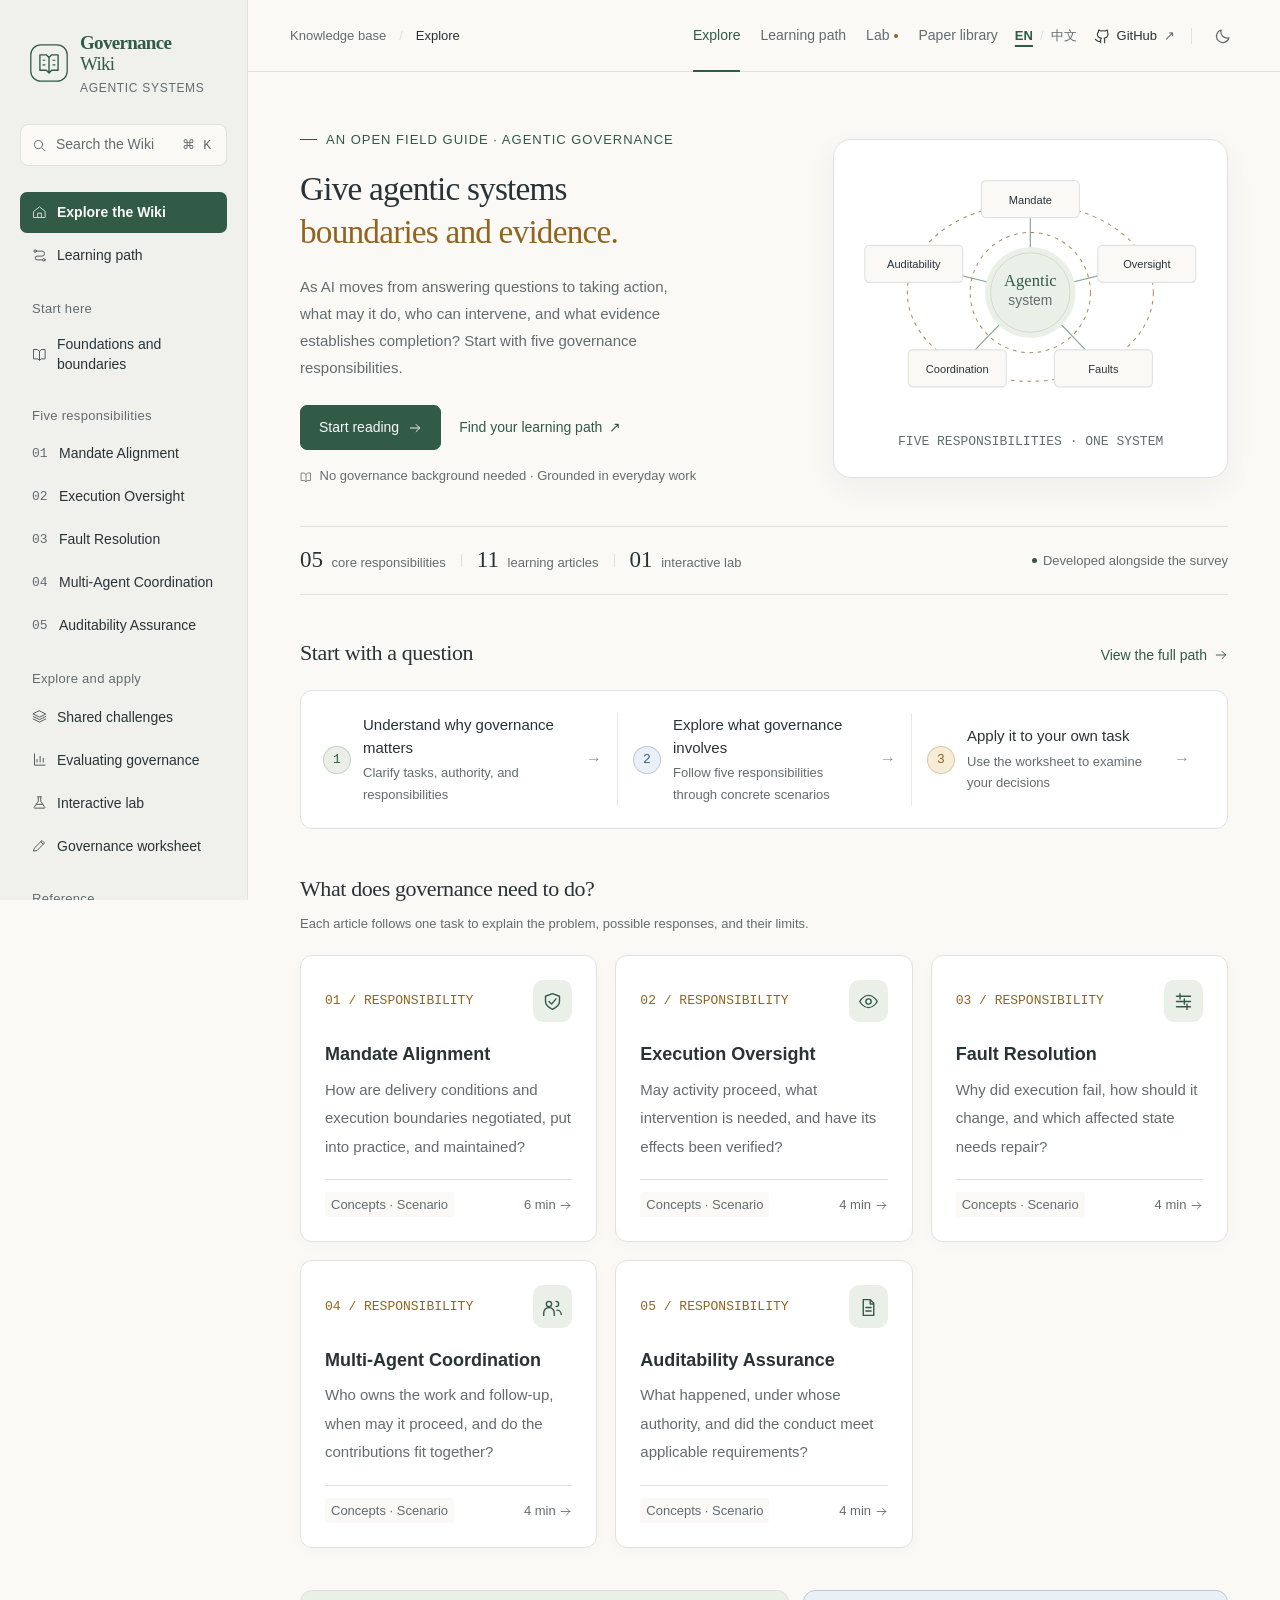
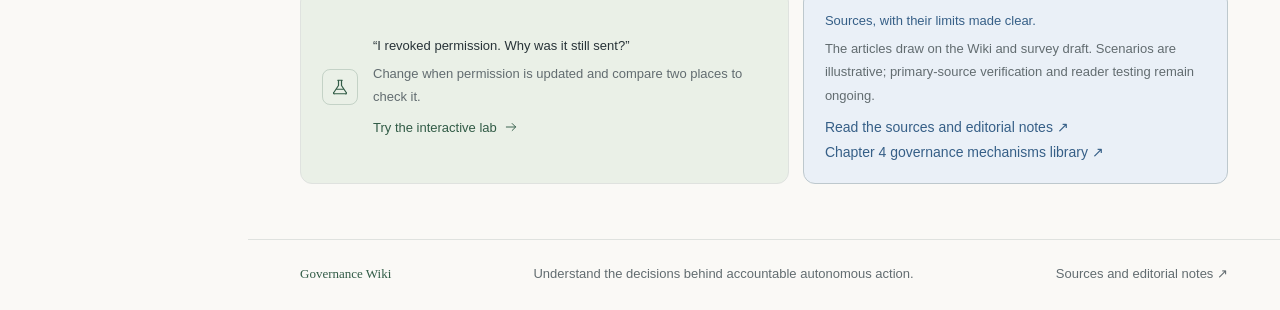
<file: index.html>
<!doctype html>
<html lang="en">
<head>
  <meta charset="utf-8">
  <meta name="viewport" content="width=device-width,initial-scale=1">
  <meta name="theme-color" content="#fafaf6">
  <meta name="description" content="Explore five responsibilities for governing agentic systems: mandate alignment, execution oversight, fault resolution, multi-agent coordination, and auditability assurance.">
  <title>Governance Wiki · Agentic System Governance</title>
  <link rel="icon" href="assets/favicon.svg" type="image/svg+xml">
  <link rel="stylesheet" href="assets/styles.css?v=20261030-pol">
  <script defer src="assets/i18n.js"></script>
  <script defer src="assets/content.js?v=20261030-pol"></script>
  <script defer src="assets/lab.js?v=20261030-pol"></script>
  <script defer src="assets/app.js?v=20261030-pol"></script>
</head>
<body>
<a class="skip-link" href="#main">Skip to content</a>
<div class="sidebar-scrim" id="sidebar-scrim"></div>
<aside class="sidebar" id="sidebar" aria-label="Wiki navigation">
  <a class="brand" href="#/" aria-label="Governance Wiki home"><svg class="brand-mark" viewBox="0 0 44 44" fill="none" aria-hidden="true"><rect x="2" y="2" width="40" height="40" rx="11" stroke="currentColor" stroke-width="1.4"/><path d="M12 13h7l3 3 3-3h7v17h-7l-3 3-3-3h-7zM22 16v17" stroke="currentColor" stroke-width="1.5" stroke-linejoin="round"/><path d="M15 19h3m-3 5h3m8-5h3m-3 5h3" stroke="currentColor" stroke-width="1.3"/></svg><span>Governance <em>Wiki</em><small>AGENTIC SYSTEMS</small></span></a>
  <button class="search-trigger" id="search-trigger"><span data-icon="search"></span><span id="search-trigger-label">Search the Wiki</span><kbd>⌘ K</kbd></button>
  <nav id="sidebar-nav"></nav>
  <a class="sidebar-progress" href="#/progress"><span class="progress-caption"><span id="progress-caption-label">Your reading journey</span><span id="progress-count">0 / 11</span></span><span class="progress-track"><span id="progress-fill"></span></span><span class="progress-sub"><span id="progress-sub-label">One idea at a time</span><span>↗</span></span></a>
  <div class="sidebar-foot"><span class="status-dot"></span><span id="sidebar-foot-label">A growing field guide</span><span>v0.1</span></div>
</aside>
<div class="workspace">
  <header class="topbar">
    <button id="menu-toggle" class="icon-button mobile-menu" aria-label="Open navigation" aria-expanded="false" aria-controls="sidebar" data-icon="menu"></button>
    <div class="breadcrumb"><span id="breadcrumb-root">Knowledge base</span><span class="crumb-divider">/</span><strong id="breadcrumb-current">Explore</strong></div>
    <nav class="top-nav" aria-label="Main navigation"><a href="#/" data-top="home">Explore</a><a href="#/path" data-top="path">Learning path</a><a href="#/lab" data-top="lab"><span id="top-lab-label">Lab</span><span class="tiny-dot"></span></a><a href="resources.html" data-top="library" id="top-library-label">Paper library</a></nav>
    <div class="top-actions">
      <nav class="language-switch" aria-label="Language"><a href="?lang=en" data-language="en" lang="en" hreflang="en" aria-label="Read in English">EN</a><span aria-hidden="true">/</span><a href="?lang=zh" data-language="zh" lang="zh-CN" hreflang="zh-CN" aria-label="用中文阅读">中文</a></nav>
      <a class="github-link" href="https://github.com/Agentic-System-Governance/agentic-system-governance.github.io" target="_blank" rel="noopener noreferrer" aria-label="GitHub repository"><span data-icon="github"></span><span>GitHub</span><span class="external-arrow">↗</span></a><span class="top-separator"></span><button class="icon-button" id="theme-toggle" aria-label="Switch to dark mode" data-icon="moon"></button>
    </div>
  </header>
  <main id="main" tabindex="-1"></main>
  <footer class="site-footer"><a href="#/">Governance Wiki</a><span id="footer-message">Understand the decisions behind accountable autonomous action.</span><a href="#/article/survey-map"><span id="footer-sources-label">Sources and editorial notes</span><span> ↗</span></a></footer>
</div>
<dialog id="search-dialog" aria-labelledby="search-title"><div class="search-dialog-head"><span data-icon="search"></span><label class="sr-only" id="search-title" for="search-input">Search the Wiki</label><input id="search-input" type="search" placeholder="Search concepts, questions, or keywords…" autocomplete="off"><button class="small-button" id="search-close" aria-label="Close search">Esc</button></div><div id="search-results"></div><div class="search-dialog-foot"><span id="search-scope-label">Search all 11 articles</span><span id="search-dismiss-label">Press Esc to close</span></div></dialog>
<div class="toast" id="toast" role="status"></div>
<noscript><p class="noscript">Enable JavaScript to read the interactive Wiki, or open the <a href="content/en/foundations.md">Markdown articles</a>.</p></noscript>
</body>
</html>
</file>
<file: assets/styles.css>
:root {
  --paper: #f8f9f5;
  --surface: #ffffff;
  --sidebar: #eef2eb;
  --ink: #26352d;
  --muted: #606e64;
  --line: #e1e5d9;
  --green: #315b46;
  --green-soft: #eaf0e7;
  --accent: #a78b50;
  --serif: 'Iowan Old Style', 'Songti SC', 'STSong', serif;
  --sans: 'Avenir Next', 'PingFang SC', 'Microsoft YaHei', sans-serif;
  --mono: 'SFMono-Regular', Consolas, monospace;
  --shadow: 0 15px 45px rgba(38, 53, 45, .07);
  color-scheme: light;
}
* { box-sizing: border-box; }
html { scroll-behavior: smooth; scroll-padding-top: 96px; }
body { margin: 0; background: var(--paper); color: var(--ink); font: 14px/1.65 var(--sans); -webkit-font-smoothing: antialiased; }
body[data-theme='dark'] {
  --paper: #19221d; --surface: #202c24; --sidebar: #1c2820; --ink: #e3e8df;
  --muted: #a1ada0; --line: #344438; --green: #a7c9a9; --green-soft: #2a3d2d;
  --accent: #c5aa71; --shadow: 0 15px 45px rgba(0, 0, 0, .16); color-scheme: dark;
}
a { color: inherit; text-decoration: none; }
button, input, textarea, select { font: inherit; }
button { cursor: pointer; }
button, input, textarea, select { color: inherit; }
button { border: 0; background: none; }
button:disabled { cursor: not-allowed; opacity: .5; }
button, a, input, textarea, select { -webkit-tap-highlight-color: transparent; }
a, button { transition: color .18s ease, background .18s ease, border-color .18s ease, transform .18s ease; }
:focus-visible { outline: 2px solid var(--green); outline-offset: 4px; border-radius: 3px; }
input:focus-visible, textarea:focus-visible { outline-offset: 1px; }
::selection { background: var(--green-soft); color: var(--green); }
img, svg { vertical-align: middle; }
svg { max-width: 100%; }
h1, h2, h3, p { margin-top: 0; }
.icon { width: 18px; height: 18px; flex: 0 0 18px; fill: none; stroke: currentColor; stroke-width: 1.6; stroke-linecap: round; stroke-linejoin: round; }
.sr-only { position: absolute; width: 1px; height: 1px; padding: 0; overflow: hidden; clip: rect(0, 0, 0, 0); white-space: nowrap; border: 0; }
.skip-link { position: fixed; z-index: 100; top: 12px; left: 265px; padding: 9px 18px; background: var(--green); color: var(--paper); transform: translateY(-160%); }
.skip-link:focus { transform: translateY(0); }
.sidebar { position: fixed; z-index: 30; inset: 0 auto 0 0; width: 248px; padding: 30px 20px 18px; display: flex; flex-direction: column; background: var(--sidebar); border-right: 1px solid var(--line); overflow-y: auto; scrollbar-width: thin; }
.brand { display: flex; align-items: center; gap: 11px; padding: 0 9px; color: var(--green); }
.brand-mark { width: 40px; height: 40px; flex-shrink: 0; }
.brand > span { font: 600 19px/1.12 var(--serif); letter-spacing: -.7px; }
.brand em { display: block; font-style: normal; font-weight: 500; }
.brand small { display: block; margin-top: 7px; font: 13px/1 var(--sans); letter-spacing: 1.75px; color: var(--muted); }
.search-trigger { display: flex; align-items: center; gap: 9px; width: 100%; padding: 9px 11px; margin: 30px 0 24px; border: 1px solid var(--line); border-radius: 6px; color: var(--muted); background: var(--paper); text-align: left; font-size: 13px; }
.search-trigger:hover { border-color: var(--green); color: var(--green); }
.search-trigger .icon { width: 15px; height: 15px; flex-basis: 15px; }
kbd { font: 13px var(--mono); }
.search-trigger kbd { margin-left: auto; padding: 2px 4px; color: var(--muted); }
#sidebar-nav { flex: 1; }
.nav-group { margin-bottom: 19px; }
.nav-label { display: flex; align-items: baseline; justify-content: space-between; gap: 6px; margin: 0 0 7px; padding: 0 12px; font-size: 13px; font-weight: 500; letter-spacing: .7px; color: var(--muted); }
.nav-label > span { font: 13px var(--mono); letter-spacing: .4px; }
.nav-item { position: relative; display: flex; align-items: center; min-height: 37px; gap: 10px; padding: 8px 12px; margin: 2px 0; border-radius: 5px; font-size: 13px; color: var(--ink); }
.nav-item:hover { color: var(--green); background: var(--green-soft); }
.nav-item.active { background: var(--green-soft); color: var(--green); font-weight: 600; }
.nav-item.active::before { content: ''; position: absolute; top: 10px; bottom: 10px; left: 0; width: 2px; background: var(--green); border-radius: 2px; }
.nav-item .icon { width: 15px; height: 15px; flex-basis: 15px; opacity: .78; }
.nav-number { min-width: 17px; color: var(--muted); font: 13px var(--mono); }
.nav-item.active .nav-number { color: var(--green); }
.nav-check { margin-left: auto; font-size: 13px; color: var(--green); }
.sidebar-progress { display: block; padding: 14px 12px; margin: 8px 0 18px; border: 1px solid var(--line); border-radius: 6px; background: color-mix(in srgb, var(--paper) 65%, transparent); }
.progress-caption, .progress-sub { display: flex; justify-content: space-between; align-items: center; }
.progress-caption { font-size: 13px; }
.progress-caption > span { color: var(--green); font: 13px var(--mono); }
.progress-track { display: block; height: 3px; margin: 11px 0 9px; background: var(--line); border-radius: 3px; overflow: hidden; }
.progress-track > span { display: block; height: 100%; width: 0; background: var(--green); transition: width .3s ease; }
.progress-sub { font-size: 13px; color: var(--muted); }
.progress-sub > span { font-size: 13px; }
.sidebar-foot { display: flex; gap: 6px; align-items: center; padding: 0 10px; font-size: 13px; color: var(--muted); }
.sidebar-foot > span:last-child { margin-left: auto; font-family: var(--mono); }
.status-dot, .tiny-dot { display: inline-block; width: 5px; height: 5px; border-radius: 50%; background: var(--green); }
.workspace { min-height: 100vh; margin-left: 248px; }
.topbar { position: sticky; top: 0; z-index: 20; height: 72px; padding: 0 42px; display: flex; align-items: center; justify-content: space-between; gap: 25px; border-bottom: 1px solid var(--line); background: color-mix(in srgb, var(--paper) 95%, transparent); backdrop-filter: blur(12px); }
.breadcrumb { display: flex; gap: 13px; align-items: center; font-size: 13px; color: var(--muted); white-space: nowrap; }
.breadcrumb strong { color: var(--ink); font-weight: 500; max-width: 160px; overflow: hidden; text-overflow: ellipsis; }
.crumb-divider { color: var(--line); }
.top-nav { display: flex; align-items: center; gap: 28px; height: 100%; margin-left: auto; }
.top-nav > a { height: 100%; display: flex; align-items: center; position: relative; font-size: 13px; color: var(--muted); white-space: nowrap; }
.top-nav > a:hover, .top-nav > a.active { color: var(--green); }
.top-nav > a.active::after { content: ''; position: absolute; bottom: -1px; left: 0; right: 0; height: 2px; background: var(--green); }
.tiny-dot { margin-left: 5px; width: 4px; height: 4px; background: var(--accent); }
.top-actions { display: flex; align-items: center; gap: 16px; }
.github-link { display: inline-flex; gap: 7px; align-items: center; font-size: 13px; }
.github-link .icon { width: 16px; height: 16px; flex-basis: 16px; }
.external-arrow { color: var(--muted); font-size: 13px; }
.top-separator { height: 16px; width: 1px; background: var(--line); }
.icon-button { display: inline-flex; align-items: center; justify-content: center; width: 30px; height: 30px; border-radius: 5px; color: var(--muted); }
.icon-button:hover { color: var(--green); background: var(--green-soft); }
.mobile-menu { display: none; }
#main { min-height: calc(100vh - 155px); outline: none; }
.page { max-width: 1300px; margin: 0 auto; padding: 45px 52px 55px; }
.eyebrow { display: flex; align-items: center; gap: 9px; margin-bottom: 17px; color: var(--green); font-size: 13px; font-weight: 500; letter-spacing: 1.8px; line-height: 1.5; text-transform: uppercase; }
.eyebrow::before { content: ''; width: 17px; height: 1px; background: currentColor; }
.hero { display: grid; grid-template-columns: 1.25fr 1fr; align-items: center; gap: 36px; padding: 6px 0 30px; }
.hero h1 { margin: 0 0 20px; font: 500 42px/1.42 var(--serif); letter-spacing: -1.1px; }
.hero h1 em { color: var(--green); font-style: normal; }
.hero-intro { max-width: 410px; margin: 0 0 24px; color: var(--muted); font-size: 13px; line-height: 2; }
.hero-actions { display: flex; align-items: center; flex-wrap: wrap; gap: 18px; }
.button { display: inline-flex; justify-content: center; align-items: center; gap: 9px; min-height: 37px; padding: 9px 16px; border: 1px solid var(--line); border-radius: 5px; font-size: 13px; font-weight: 500; line-height: 1.5; background: var(--surface); }
.button:hover { color: var(--green); border-color: var(--green); transform: translateY(-1px); }
.button.primary, button.primary { color: var(--paper); background: var(--green); border-color: var(--green); }
.button.primary:hover, button.primary:hover { filter: brightness(1.08); }
.button .icon { width: 14px; height: 14px; flex-basis: 14px; }
.text-link { display: inline-flex; gap: 7px; align-items: center; font-size: 13px; color: var(--green); }
.text-link:hover { text-decoration: underline; text-underline-offset: 5px; }
.text-link .icon { width: 14px; height: 14px; flex-basis: 14px; }
.small-button { padding: 5px 9px; border: 1px solid var(--line); border-radius: 4px; color: var(--muted); font-size: 13px; background: var(--paper); }
.small-button:hover { color: var(--green); border-color: var(--green); }
.hero-note { margin: 15px 0 0; font-size: 13px; color: var(--muted); }
.hero-note .icon { width: 12px; height: 12px; margin-right: 4px; }
.hero-art { min-width: 0; padding: 4px 0 0; }
.governance-diagram { display: block; width: 100%; height: auto; overflow: visible; }
.diagram-line { stroke: var(--green); stroke-width: 1.3; fill: none; opacity: .55; }
.diagram-dash { stroke: var(--accent); stroke-width: 1.1; fill: none; stroke-dasharray: 4 5; opacity: .75; }
.diagram-node { fill: var(--paper); stroke: var(--line); stroke-width: 1.2; }
.diagram-node-text { fill: var(--ink); font: 13px var(--sans); text-anchor: start; }
.diagram-node-small { fill: var(--muted); font: 13px var(--mono); text-anchor: start; letter-spacing: .3px; }
.diagram-caption { margin: 9px 0 0; text-align: center; color: var(--muted); font: 13px/1.6 var(--mono); letter-spacing: .5px; }
.quick-stats { display: flex; align-items: center; gap: 22px; min-height: 59px; padding: 13px 0; margin: 0 0 32px; border-top: 1px solid var(--line); border-bottom: 1px solid var(--line); font-size: 13px; color: var(--muted); }
.quick-stats strong { margin-right: 5px; color: var(--ink); font: 500 17px var(--serif); }
.stat-divider { width: 1px; height: 13px; background: var(--line); }
.stat-end { margin-left: auto; display: inline-flex; gap: 6px; align-items: center; font-size: 13px; }
.stat-end .icon { width: 12px; height: 12px; flex-basis: 12px; }
.section-heading { display: flex; justify-content: space-between; align-items: baseline; gap: 20px; margin: 0 0 17px; }
.section-heading h2 { margin: 0; font: 500 21px/1.4 var(--serif); letter-spacing: -.4px; }
.section-heading h2 small { margin-left: 10px; font: 13px var(--mono); color: var(--muted); letter-spacing: .5px; }
.section-heading p { margin: 0; font-size: 13px; color: var(--muted); }
.section-heading > div > p { margin-top: 7px; }
.learning-strip { display: grid; grid-template-columns: repeat(3, 1fr); margin-bottom: 34px; padding: 17px 19px; background: var(--green-soft); border: 1px solid var(--line); border-radius: 7px; }
.learning-step { display: flex; align-items: center; position: relative; gap: 12px; padding: 1px 15px; }
.learning-step:first-child { padding-left: 0; }
.learning-step + .learning-step { border-left: 1px solid color-mix(in srgb, var(--green) 13%, transparent); }
.learning-step h3, .learning-step strong { display: block; margin: 0 0 3px; font-size: 13px; font-weight: 500; }
.learning-step p, .learning-step small { display: block; margin: 0; font-size: 13px; color: var(--muted); }
.step-badge { display: flex; align-items: center; justify-content: center; flex: 0 0 28px; height: 28px; border: 1px solid color-mix(in srgb, var(--green) 20%, transparent); border-radius: 50%; color: var(--green); font: 13px var(--mono); }
.step-arrow { margin-left: auto; color: var(--green); opacity: .6; font-size: 16px; }
.learning-step:hover { color: var(--green); }
.duty-grid { display: grid; grid-template-columns: repeat(3, minmax(0, 1fr)); gap: 13px; margin-bottom: 35px; }
.duty-card { display: flex; flex-direction: column; min-height: 167px; padding: 18px 18px 14px; border: 1px solid var(--line); border-radius: 7px; background: var(--surface); }
.duty-card:hover { border-color: color-mix(in srgb, var(--green) 55%, var(--line)); transform: translateY(-3px); box-shadow: 0 6px 20px rgba(38, 53, 45, .04); }
.card-top { display: flex; justify-content: space-between; align-items: center; margin-bottom: 14px; }
.card-num { font: 13px var(--mono); color: var(--accent); }
.card-icon { color: var(--green); }
.card-icon .icon { width: 21px; height: 21px; }
.duty-card h3 { margin: 0 0 8px; font: 500 16px/1.5 var(--serif); }
.duty-card p { margin: 0 0 18px; color: var(--muted); font-size: 13px; line-height: 1.85; }
.card-footer { display: flex; justify-content: space-between; align-items: center; gap: 8px; margin-top: auto; font-size: 13px; color: var(--muted); }
.card-footer .icon { width: 13px; height: 13px; flex-basis: 13px; }
.card-tag { display: inline-block; padding: 2px 6px; border-radius: 3px; background: var(--paper); font-size: 13px; color: var(--muted); }
.bottom-feature { display: grid; grid-template-columns: 1.15fr 1fr; gap: 14px; }
.lab-promo, .source-promo { display: flex; gap: 15px; align-items: center; padding: 19px 21px; border: 1px solid var(--line); border-radius: 6px; }
.lab-promo { background: var(--green-soft); }
.source-promo { display: block; }
.lab-promo:hover, .source-promo:hover { border-color: var(--green); }
.promo-icon { display: flex; align-items: center; justify-content: center; width: 36px; height: 36px; flex-shrink: 0; color: var(--green); border: 1px solid color-mix(in srgb, var(--green) 20%, transparent); border-radius: 8px; }
.lab-promo h3, .source-promo h3 { margin: 0 0 5px; font-size: 13px; font-weight: 500; }
.lab-promo p, .source-promo p { margin: 0; font-size: 13px; line-height: 1.8; color: var(--muted); }
.source-promo p { margin-bottom: 8px; }
.lab-promo .text-link { margin-top: 8px; font-size: 13px; }
.lab-promo > .icon, .source-promo > .icon { margin-left: auto; width: 15px; color: var(--green); }
.site-footer { display: flex; justify-content: space-between; align-items: center; gap: 20px; max-width: 1300px; margin: 0 auto; padding: 23px 52px 25px; border-top: 1px solid var(--line); font-size: 13px; color: var(--muted); }
.site-footer > a:first-child { color: var(--green); font: 13px var(--serif); }
.site-footer a:hover { color: var(--green); }
.site-footer > a:last-child { white-space: nowrap; }
.pill { display: inline-flex; align-items: center; gap: 5px; padding: 3px 8px; border: 1px solid var(--line); border-radius: 20px; font-size: 13px; color: var(--muted); background: var(--paper); }
.page-title { margin: 0 0 15px; font: 500 33px/1.45 var(--serif); letter-spacing: -.6px; }
.page-description { max-width: 680px; margin: 0 0 28px; color: var(--muted); line-height: 1.9; font-size: 13px; }
.article-layout { display: grid; grid-template-columns: minmax(0, 1fr) 185px; gap: 43px; }
.article-body { min-width: 0; }
.article-header { padding-bottom: 27px; margin-bottom: 27px; border-bottom: 1px solid var(--line); }
.article-header .page-description { margin-bottom: 18px; }
.article-meta { display: flex; flex-wrap: wrap; align-items: center; gap: 12px; color: var(--muted); font-size: 13px; }
.article-meta .icon { width: 13px; height: 13px; flex-basis: 13px; }
.article-tools { display: flex; gap: 8px; align-items: center; flex-wrap: wrap; margin-top: 21px; }
.article-tools .button { padding: 7px 11px; min-height: 32px; font-size: 13px; }
.article-tools .small-button { display: inline-flex; align-items: center; gap: 6px; }
.article-tools .small-button .icon { width: 13px; height: 13px; flex-basis: 13px; }
.small-button.is-complete { color: var(--green); border-color: var(--green); background: var(--green-soft); }
.reading-hint { display: flex; align-items: flex-start; gap: 9px; padding: 12px 15px; margin-bottom: 27px; border-left: 2px solid var(--accent); background: color-mix(in srgb, var(--accent) 6%, transparent); font-size: 13px; line-height: 1.9; color: var(--muted); }
.reading-hint > .icon { margin-top: 3px; width: 14px; height: 14px; flex-basis: 14px; color: var(--accent); }
.prose { font-size: 14px; line-height: 2; overflow-wrap: anywhere; }
.prose > h1 { display: none; }
.prose h2 { margin: 34px 0 15px; padding-top: 4px; font: 500 23px/1.5 var(--serif); scroll-margin-top: 95px; }
.prose h2:first-child { margin-top: 0; }
.prose h3 { margin: 22px 0 12px; font-size: 15px; font-weight: 600; line-height: 1.8; scroll-margin-top: 95px; }
.prose p { margin: 0 0 18px; }
.prose strong { font-weight: 600; }
.prose a { color: var(--green); text-decoration: underline; text-decoration-color: color-mix(in srgb, var(--green) 35%, transparent); text-underline-offset: 4px; }
.prose a:hover { text-decoration-color: var(--green); }
.prose ul, .prose ol { padding-left: 23px; margin: 15px 0 22px; }
.prose li { padding-left: 3px; margin-bottom: 8px; }
.prose blockquote { margin: 22px 0; padding: 14px 20px; border-left: 2px solid var(--accent); background: var(--green-soft); color: var(--green); }
.prose blockquote p:last-child { margin-bottom: 0; }
.prose code { padding: 2px 4px; background: var(--green-soft); color: var(--green); border-radius: 3px; font: 13px/1.7 var(--mono); overflow-wrap: anywhere; }
.prose pre { padding: 18px; overflow-x: auto; background: var(--sidebar); border: 1px solid var(--line); border-radius: 5px; }
.prose pre code { padding: 0; background: none; }
.table-scroll { overflow-x: auto; margin: 20px 0 27px; border: 1px solid var(--line); border-radius: 5px; scrollbar-width: thin; }
.prose table { width: 100%; border-collapse: collapse; text-align: left; font-size: 13px; line-height: 1.85; }
.prose th { padding: 11px 13px; background: var(--sidebar); font-weight: 500; vertical-align: top; }
.prose td { padding: 12px 13px; border-top: 1px solid var(--line); vertical-align: top; }
.prose td + td, .prose th + th { border-left: 1px solid color-mix(in srgb, var(--line) 65%, transparent); }
.prose tbody tr:nth-child(even) { background: color-mix(in srgb, var(--sidebar) 28%, transparent); }
.source-note { padding: 15px 17px; margin: 0 0 25px; border: 1px solid var(--line); border-left: 2px solid var(--accent); border-radius: 4px; font-size: 13px; line-height: 1.9; }
.source-note > strong { display: block; margin-bottom: 6px; color: var(--accent); font-weight: 500; }
.source-note p { margin: 0; color: var(--muted); }
.source-reference { color: var(--muted); }
.article-rail { position: sticky; top: 106px; align-self: start; max-height: calc(100vh - 130px); overflow-y: auto; padding: 5px 0 0 20px; border-left: 1px solid var(--line); scrollbar-width: thin; }
.rail-title { margin: 0 0 13px; font-size: 13px; color: var(--muted); font-weight: 500; letter-spacing: 1px; }
.rail-title > span { display: block; margin-top: 5px; font: 13px var(--mono); letter-spacing: .6px; opacity: .7; }
.toc-list { list-style: none; margin: 0 0 28px; padding: 0; }
.toc-link { display: block; margin-left: -21px; padding: 7px 0 7px 20px; border-left: 2px solid transparent; color: var(--muted); font-size: 13px; line-height: 1.8; }
.toc-link:hover, .toc-link.current { color: var(--green); }
.toc-link.current { border-color: var(--green); }
.rail-notes { padding-top: 18px; border-top: 1px solid var(--line); }
.rail-notes label { display: flex; align-items: center; gap: 6px; margin-bottom: 10px; color: var(--green); font-size: 13px; }
.rail-notes label .icon { width: 13px; height: 13px; flex-basis: 13px; }
.rail-notes > .text-link { margin-top: 13px; font-size: 13px; }
.rail-notes textarea { width: 100%; min-height: 120px; padding: 10px; resize: vertical; border: 1px solid var(--line); border-radius: 4px; background: var(--surface); font-size: 13px; line-height: 1.9; }
.rail-notes textarea::placeholder { color: var(--muted); opacity: .8; }
.save-hint { display: block; margin-top: 7px; font-size: 13px; color: var(--muted); }
.quiz-box { margin: 36px 0 28px; padding: 23px; border: 1px solid var(--line); border-radius: 7px; background: var(--green-soft); }
.quiz-label { margin-bottom: 10px; color: var(--green); font: 13px var(--mono); letter-spacing: 1px; }
.quiz-box h2, .quiz-box h3 { margin: 0 0 17px; font-size: 14px; line-height: 1.9; font-weight: 500; }
.quiz-options { display: grid; gap: 8px; }
.quiz-option { display: flex; align-items: baseline; gap: 11px; padding: 11px 13px; text-align: left; border: 1px solid var(--line); border-radius: 5px; background: var(--paper); font-size: 13px; line-height: 1.85; }
.quiz-option:hover, .quiz-option[aria-pressed='true'] { color: var(--green); border-color: var(--green); background: var(--surface); }
.quiz-letter { flex: 0 0 16px; font: 13px var(--mono); color: var(--accent); }
.quiz-feedback { padding: 13px 0 0; color: var(--green); font-size: 13px; line-height: 1.9; }
.quiz-feedback:empty { display: none; }
.quiz-feedback.incorrect, .quiz-feedback.wrong { color: var(--accent); }
.article-next { display: flex; justify-content: space-between; align-items: center; gap: 18px; margin-top: 30px; padding-top: 24px; border-top: 1px solid var(--line); }
.article-next a { display: flex; flex-direction: column; gap: 5px; color: var(--green); font-size: 13px; }
.article-next a:last-child { text-align: right; }
.article-next small { color: var(--muted); font-size: 13px; }
.path-stage { display: grid; grid-template-columns: 64px minmax(0, 1fr); position: relative; gap: 18px; padding: 0 0 32px; margin-bottom: 26px; border-bottom: 1px solid var(--line); }
.path-number { display: flex; justify-content: center; align-items: center; width: 44px; height: 44px; border: 1px solid var(--line); border-radius: 50%; color: var(--green); background: var(--green-soft); font: 15px var(--mono); }
.path-stage h2 { margin: 3px 0 10px; font: 500 23px var(--serif); }
.path-stage p { color: var(--muted); font-size: 13px; line-height: 1.9; }
.path-links { display: flex; flex-wrap: wrap; gap: 8px; margin-top: 16px; }
.path-links a { display: inline-flex; gap: 8px; align-items: center; padding: 8px 12px; border: 1px solid var(--line); border-radius: 4px; background: var(--surface); color: var(--green); font-size: 13px; }
.path-links a:hover { border-color: var(--green); }
.path-time { margin-top: 12px; color: var(--muted); font-size: 13px; }
.empty-state { padding: 65px 25px; border: 1px dashed var(--line); border-radius: 7px; text-align: center; }
.empty-state .icon { width: 30px; height: 30px; margin-bottom: 15px; color: var(--muted); }
.empty-state h2 { font: 500 22px var(--serif); }
.empty-state p { color: var(--muted); font-size: 13px; line-height: 1.9; }
.utility-panel { padding: 24px; margin: 25px 0; border: 1px solid var(--line); border-radius: 7px; background: var(--surface); }
.utility-panel h2 { margin-bottom: 13px; font: 500 20px var(--serif); }
.utility-panel p { color: var(--muted); font-size: 13px; }
.notes-list { display: grid; gap: 15px; }
.note-card { padding: 22px 24px; background: var(--surface); border: 1px solid var(--line); border-radius: 6px; }
.note-card h2, .note-card h3 { margin: 0 0 12px; color: var(--green); font: 500 18px var(--serif); }
.note-card p { white-space: pre-wrap; color: var(--muted); font-size: 13px; line-height: 1.9; }
.note-card textarea { width: 100%; min-height: 115px; padding: 12px; resize: vertical; border: 1px solid var(--line); border-radius: 4px; background: var(--paper); font-size: 13px; line-height: 1.9; }
.note-bottom { display: flex; justify-content: space-between; align-items: center; gap: 10px; padding-top: 13px; border-top: 1px solid var(--line); font-size: 13px; color: var(--muted); }
.progress-summary { display: flex; align-items: center; gap: 27px; padding: 25px 29px; margin-bottom: 26px; border: 1px solid var(--line); border-radius: 7px; background: var(--green-soft); }
.progress-big { color: var(--green); font: 500 46px/1.2 var(--serif); }
.progress-big small { font: 15px var(--sans); color: var(--muted); }
.progress-summary p { margin: 0; font-size: 13px; color: var(--muted); }
.progress-summary h2 { margin: 0 0 6px; font: 500 20px var(--serif); }
.progress-list { border-top: 1px solid var(--line); }
.progress-row { display: flex; align-items: center; justify-content: space-between; gap: 20px; padding: 17px 1px; border-bottom: 1px solid var(--line); }
.progress-row a { color: var(--ink); font-size: 13px; }
.progress-row > a:not(.text-link) { flex: 1; }
.progress-row h3 { margin: 0; font-size: 13px; font-weight: 500; }
.progress-row a:hover { color: var(--green); }
.progress-row small { display: block; color: var(--muted); font-size: 13px; margin-top: 3px; }
.completion-toggle { display: inline-flex; align-items: center; justify-content: center; gap: 6px; min-width: 78px; padding: 6px 9px; border: 1px solid var(--line); border-radius: 4px; font-size: 13px; color: var(--muted); }
.completion-toggle[aria-pressed='true'] { border-color: var(--green); color: var(--green); background: var(--green-soft); }
.completion-toggle .icon { width: 12px; height: 12px; }
.progress-row > .completion-toggle { min-width: 24px; width: 24px; height: 24px; padding: 0; border-radius: 50%; }
.worksheet-form { padding: 24px; margin: 24px 0; background: var(--surface); border: 1px solid var(--line); border-radius: 7px; }
.worksheet-form h2 { font: 500 22px var(--serif); }
.worksheet-form > p { color: var(--muted); font-size: 13px; line-height: 1.9; }
.worksheet-fields { display: grid; grid-template-columns: repeat(2, minmax(0, 1fr)); gap: 19px; }
.worksheet-field { display: block; }
.worksheet-field label, .worksheet-field > span { display: block; margin-bottom: 8px; font-size: 13px; font-weight: 500; }
.worksheet-field textarea { display: block; width: 100%; min-height: 96px; padding: 11px; resize: vertical; border: 1px solid var(--line); border-radius: 4px; background: var(--paper); font-size: 13px; line-height: 1.9; }
.worksheet-field textarea::placeholder { color: var(--muted); opacity: .8; }
.worksheet-actions { display: flex; align-items: center; flex-wrap: wrap; gap: 12px; margin-top: 23px; }
.local-notice { margin: 18px 0 0; color: var(--muted); font-size: 13px; line-height: 1.85; }
#search-dialog { position: fixed; top: 13vh; width: min(600px, calc(100vw - 36px)); max-height: 72vh; margin: 0 auto; padding: 0; border: 1px solid var(--line); border-radius: 9px; background: var(--paper); color: var(--ink); box-shadow: var(--shadow); overflow: hidden; }
#search-dialog::backdrop { background: rgba(26, 39, 29, .25); backdrop-filter: blur(3px); }
.search-dialog-head { display: flex; align-items: center; gap: 13px; padding: 17px 19px; border-bottom: 1px solid var(--line); }
.search-dialog-head > span { color: var(--green); }
#search-input { flex: 1; min-width: 0; padding: 4px 0; border: 0; outline: 0; background: transparent; font-size: 13px; }
#search-input::placeholder { color: var(--muted); }
#search-results { max-height: calc(72vh - 113px); overflow-y: auto; padding: 8px; }
.search-result { display: block; padding: 13px 14px; border-radius: 5px; }
.search-result:hover, .search-result:focus { background: var(--green-soft); }
.search-result h3, .search-result strong { display: block; margin: 0 0 5px; color: var(--green); font-size: 13px; font-weight: 500; }
.search-result p { margin: 0; font-size: 13px; line-height: 1.8; color: var(--muted); }
.search-result > small { display: block; margin-bottom: 4px; font-size: 13px; color: var(--muted); }
.search-result mark { padding: 0 2px; border-radius: 2px; background: color-mix(in srgb, var(--accent) 23%, transparent); color: inherit; }
.search-label { display: block; padding: 9px 14px 5px; color: var(--muted); font-size: 13px; letter-spacing: 1px; }
.search-empty { padding: 30px 18px; text-align: center; color: var(--muted); font-size: 13px; }
.search-dialog-foot { display: flex; justify-content: space-between; padding: 11px 20px; border-top: 1px solid var(--line); color: var(--muted); font-size: 13px; }
.toast { position: fixed; z-index: 100; left: calc(50% + 124px); bottom: 28px; max-width: calc(100vw - 40px); padding: 11px 20px; border-radius: 6px; background: var(--green); color: var(--paper); box-shadow: var(--shadow); font-size: 13px; transform: translate(-50%, 20px); opacity: 0; pointer-events: none; transition: opacity .2s ease, transform .2s ease; }
.toast.visible { opacity: 1; transform: translate(-50%, 0); }
.sidebar-scrim { display: none; }
.noscript { margin: 30px 30px 30px 280px; padding: 20px; border: 1px solid var(--line); }
@media (min-width: 1600px) {
  .hero { gap: 65px; padding-top: 17px; padding-bottom: 39px; }
  .hero h1 { font-size: 47px; }
  .hero-intro { font-size: 13px; }
  .duty-card { min-height: 184px; padding: 21px; }
}
@media (max-width: 1180px) {
  .topbar { padding: 0 30px; gap: 20px; }
  .top-nav { gap: 21px; }
  .page { padding: 37px 32px 45px; }
  .site-footer { padding-left: 32px; padding-right: 32px; }
  .hero { gap: 20px; }
  .hero h1 { font-size: 36px; }
  .article-layout { gap: 28px; grid-template-columns: minmax(0, 1fr) 160px; }
  .quick-stats { gap: 14px; }
  .learning-strip { padding: 15px 12px; }
  .learning-step { gap: 8px; padding: 1px 10px; }
  .learning-step p, .learning-step small { font-size: 13px; }
  .duty-card { padding: 16px 14px 13px; }
}
@media (max-width: 1000px) {
  .topbar { padding: 0 25px; }
  .breadcrumb > span:first-child, .crumb-divider { display: none; }
  .github-link > span:not(:first-child), .top-separator { display: none; }
  .top-actions { gap: 7px; }
  .hero { grid-template-columns: 1.2fr 1fr; gap: 15px; }
  .hero h1 { font-size: 31px; }
  .hero-intro { font-size: 13px; }
  .hero-actions { gap: 11px; }
  .hero-actions .button { padding: 8px 11px; }
  .hero-actions .text-link { font-size: 13px; }
  .stat-end { display: none; }
  .quick-stats { gap: 20px; }
  .article-layout { display: block; }
  .article-rail { display: none; }
  .learning-step { align-items: flex-start; }
  .step-arrow { display: none; }
  .step-badge { flex-basis: 23px; height: 23px; font-size: 13px; }
  .duty-grid { gap: 10px; }
  .duty-card h3 { font-size: 14px; }
  .bottom-feature { grid-template-columns: 1fr; }
  .site-footer > span { display: none; }
}
@media (max-width: 760px) {
  .sidebar { transform: translateX(-100%); transition: transform .22s ease; box-shadow: 12px 0 40px rgba(20, 35, 24, .08); }
  body.menu-open { overflow: hidden; }
  body.menu-open .sidebar { transform: translateX(0); }
  body.menu-open .sidebar-scrim { display: block; position: fixed; inset: 0; z-index: 25; background: rgba(26, 39, 29, .25); backdrop-filter: blur(2px); }
  .workspace { margin-left: 0; }
  .topbar { height: 62px; padding: 0 21px; gap: 12px; }
  .mobile-menu { display: inline-flex; margin-left: -6px; flex-shrink: 0; }
  .breadcrumb { margin-right: auto; font-size: 13px; }
  .breadcrumb strong { max-width: 120px; }
  .top-nav { gap: 20px; margin-left: 0; }
  .top-nav > a { font-size: 13px; }
  .top-actions { gap: 4px; }
  .page { padding: 32px 26px 40px; }
  .hero h1 { font-size: 38px; }
  .hero { padding-top: 5px; padding-bottom: 28px; }
  .hero-intro { font-size: 13px; }
  .hero-actions .button { padding: 9px 13px; }
  .hero-note { font-size: 13px; }
  .learning-step h3, .learning-step strong { font-size: 13px; }
  .duty-card { min-height: 160px; padding: 16px; }
  .duty-card h3 { font-size: 15px; }
  .duty-card p { font-size: 13px; }
  .site-footer { padding: 21px 26px; }
  .toast { left: 50%; }
  .skip-link { left: 20px; }
  .article-header .page-title { font-size: 30px; }
  .prose { font-size: 14px; }
  .noscript { margin: 25px; }
}
@media (max-width: 540px) {
  .topbar { padding: 0 16px; gap: 8px; }
  .top-nav { gap: 15px; }
  .top-nav > a { font-size: 13px; }
  .top-actions { margin-left: 3px; }
  .github-link { display: none; }
  .breadcrumb { display: none; }
  .mobile-menu { margin-right: auto; }
  .page { padding: 29px 20px 35px; }
  .eyebrow { margin-bottom: 14px; font-size: 13px; }
  .hero { grid-template-columns: 1fr; gap: 24px; padding-bottom: 23px; }
  .hero h1 { margin-bottom: 15px; font-size: 37px; line-height: 1.42; }
  .hero-intro { max-width: 360px; margin-bottom: 20px; font-size: 13px; }
  .hero-art { width: min(340px, 100%); justify-self: center; }
  .hero-note { margin-top: 12px; font-size: 13px; }
  .hero-actions { gap: 19px; }
  .hero-actions .text-link { font-size: 13px; }
  .diagram-caption { margin-top: 3px; }
  .quick-stats { justify-content: space-between; gap: 12px; min-height: 55px; margin-bottom: 28px; font-size: 13px; }
  .quick-stats strong { font-size: 16px; margin-right: 4px; }
  .section-heading { gap: 12px; margin-bottom: 14px; }
  .section-heading h2 { font-size: 21px; }
  .section-heading h2 small { display: none; }
  .section-heading p { font-size: 13px; }
  .learning-strip { grid-template-columns: 1fr; padding: 6px 17px; margin-bottom: 29px; }
  .learning-step { align-items: center; padding: 12px 0; gap: 13px; }
  .learning-step + .learning-step { border-left: 0; border-top: 1px solid color-mix(in srgb, var(--green) 13%, transparent); }
  .learning-step h3, .learning-step strong { font-size: 13px; }
  .learning-step p, .learning-step small { font-size: 13px; }
  .step-badge { flex-basis: 27px; height: 27px; }
  .step-arrow { display: block; }
  .duty-grid { grid-template-columns: repeat(2, minmax(0, 1fr)); gap: 10px; margin-bottom: 29px; }
  .duty-card { min-height: 174px; padding: 15px 13px 12px; }
  .card-top { margin-bottom: 12px; }
  .duty-card h3 { font-size: 15px; line-height: 1.6; }
  .duty-card p { font-size: 13px; margin-bottom: 15px; }
  .card-tag { font-size: 13px; padding: 2px 4px; }
  .card-footer { font-size: 13px; gap: 4px; }
  .bottom-feature { gap: 11px; }
  .lab-promo, .source-promo { padding: 17px 15px; gap: 12px; }
  .site-footer { padding: 20px; gap: 15px; font-size: 13px; }
  .site-footer > a:first-child { font-size: 13px; }
  .page-title { font-size: 29px; }
  .page-description { font-size: 13px; }
  .article-header { margin-bottom: 22px; padding-bottom: 23px; }
  .article-header .page-title { font-size: 28px; }
  .article-meta { gap: 9px; font-size: 13px; }
  .article-tools { gap: 7px; }
  .prose h2 { font-size: 22px; margin-top: 29px; }
  .prose h3 { font-size: 15px; }
  .prose th, .prose td { min-width: 110px; padding: 10px 11px; }
  .quiz-box { padding: 19px 16px; }
  .quiz-box h2, .quiz-box h3 { font-size: 13px; }
  .quiz-option { padding: 10px; font-size: 13px; }
  .article-next { gap: 15px; }
  .article-next a { font-size: 13px; }
  .path-stage { grid-template-columns: 38px minmax(0, 1fr); gap: 14px; }
  .path-number { width: 35px; height: 35px; font-size: 13px; }
  .path-stage h2 { font-size: 21px; }
  .path-links { gap: 7px; }
  .path-links a { padding: 7px 10px; font-size: 13px; }
  .progress-summary { padding: 21px 18px; gap: 19px; }
  .progress-big { font-size: 38px; }
  .progress-summary h2 { font-size: 18px; }
  .progress-summary p { font-size: 13px; }
  .progress-row { gap: 13px; }
  .progress-row a { font-size: 13px; }
  .worksheet-form { padding: 20px 16px; }
  .worksheet-fields { grid-template-columns: 1fr; gap: 17px; }
  .utility-panel, .note-card { padding: 20px 17px; }
  .search-dialog-head { gap: 10px; padding: 14px; }
  #search-input { font-size: 13px; }
  #search-dialog { top: 9vh; max-height: 80vh; }
  #search-results { max-height: calc(80vh - 110px); }
}
@media (prefers-reduced-motion: reduce) {
  html { scroll-behavior: auto; }
  *, *::before, *::after { animation-duration: .01ms !important; animation-iteration-count: 1 !important; transition-duration: .01ms !important; }
}
@media print {
  :root, body[data-theme='dark'] { --paper: #fff; --surface: #fff; --ink: #111; --muted: #555; --line: #ddd; --green: #294f3b; --sidebar: #f5f5f2; }
  .sidebar, .topbar, .site-footer, .article-rail, .article-tools, .toast, .skip-link, .sidebar-scrim, #search-dialog, .quiz-box, .article-next, .worksheet-actions { display: none !important; }
  .workspace { margin: 0; }
  .page { max-width: none; padding: 0; }
  .article-layout { display: block; }
  .prose { font-size: 11pt; line-height: 1.7; }
  .prose h2, .prose h3 { break-after: avoid; }
  .prose p, .prose tr { orphans: 3; widows: 3; }
  .table-scroll { overflow: visible; }
  a { text-decoration: none !important; }
  .duty-card, .source-note, .worksheet-field { break-inside: avoid; }
}

/* Keep the closed mobile drawer out of keyboard and assistive navigation. */
@media (max-width: 760px) {
  .sidebar { visibility: hidden; }
  body.menu-open .sidebar { visibility: visible; }
}

/* Reading-first visual refinement. */
@media screen {
  .sidebar { padding-top: 32px; }
  .nav-item { min-height: 41px; font-size: 13px; border-radius: 7px; }
  .nav-label { margin-top: 22px; }
  .nav-label > span { font-size: 13px; }
  .search-trigger { min-height: 42px; border-radius: 8px; }
  .brand small { font-size: 13px; }
  .page { max-width: 1340px; padding-top: 52px; }
  .hero { gap: 40px; padding-bottom: 40px; }
  .hero h1 { font-size: clamp(36px, 3.5vw, 52px); line-height: 1.4; letter-spacing: -.8px; }
  .hero-intro { font-size: 14px; line-height: 1.95; max-width: 460px; }
  .hero-art { padding: 24px 16px; border: 1px solid var(--line); border-radius: 18px; background: var(--surface); }
  .hero-note { font-size: 13px; }
  .button { min-height: 43px; padding: 11px 18px; border-radius: 7px; font-size: 13px; }
  .text-link { font-size: 13px; }
  .quick-stats { padding: 20px 0; margin-bottom: 40px; }
  .quick-stats strong { font-size: 23px; }
  .section-heading { margin-bottom: 20px; }
  .section-heading h2 { font-size: 25px; }
  .learning-strip { padding: 22px; border-radius: 12px; margin-bottom: 42px; }
  .learning-step strong { font-size: 13px; }
  .learning-step small { font-size: 13px; line-height: 1.7; }
  .duty-grid { gap: 18px; margin-bottom: 42px; }
  .duty-card { padding: 24px; min-height: 215px; border-radius: 12px; box-shadow: 0 3px 14px rgba(38,53,45,.025); }
  .duty-card h3 { font-family: var(--sans); font-size: 17px; font-weight: 600; }
  .duty-card p { font-size: 13px; line-height: 1.85; }
  .card-top { margin-bottom: 20px; }
  .card-icon { padding: 9px; border-radius: 10px; background: var(--green-soft); }
  .card-num { font-size: 13px; }
  .card-footer { padding-top: 12px; border-top: 1px solid var(--line); }
 .lab-promo, .source-promo { border-radius: 12px; }
  .page-description { font-size: 14px; }
  .page-title { font-size: 36px; }
  .prose { font-size: 16px; line-height: 1.95; }
  .prose h2 { margin-top: 44px; font-size: 26px; padding-bottom: 10px; border-bottom: 1px solid var(--line); }
  .prose h3 { font-size: 18px; }
  .prose p { margin-bottom: 22px; }
  .prose th { background: var(--green-soft); }
  .prose td, .prose th { padding: 14px; }
  .toc-link { font-size: 13px; }
  .rail-notes textarea { font-size: 13px; border-radius: 8px; }
  .article-layout { gap: 36px; }
  .reading-hint { font-size: 13px; border-radius: 0 8px 8px 0; }
}
@media screen and (min-width: 761px) and (max-width: 1200px) {
  .hero { grid-template-columns: 1fr; gap: 28px; }
  .hero-art { max-width: 480px; width: 100%; justify-self: center; }
  .hero-intro { max-width: 560px; }
  .duty-grid { grid-template-columns: repeat(2, minmax(0, 1fr)); }
  .learning-strip { grid-template-columns: 1fr; padding: 8px 20px; }
  .learning-step, .learning-step:first-child { padding: 14px 0; align-items: center; }
  .learning-step + .learning-step { border-left: 0; border-top: 1px solid var(--line); }
  .step-arrow { display: block; }
}
@media screen and (max-width: 760px) {
  .page { padding-top: 32px; }
  .hero { grid-template-columns: 1fr; gap: 28px; }
  .hero-art { width: min(420px, 100%); justify-self: center; }
  .hero h1 { font-size: 38px; }
  .quick-stats { gap: 10px; flex-wrap: wrap; }
  .duty-grid { grid-template-columns: repeat(2, minmax(0, 1fr)); }
  .duty-card { padding: 20px; }
  .section-heading { flex-wrap: wrap; gap: 8px; }
  .prose { font-size: 16px; }
}
@media screen and (max-width: 540px) {
  .duty-grid { grid-template-columns: 1fr; }
  .duty-card { min-height: 0; }
  .hero-art { padding: 16px 8px; }
  .hero h1 { font-size: 34px; }
  .article-header .page-title { font-size: 30px; }
  .learning-strip { padding: 6px 17px; }
}

/* Semantic accents: navigation green, key ideas amber, references blue. */
:root {
  --paper: #faf9f6;
  --sidebar: #f0f1ed;
  --ink: #283338;
  --muted: #626c70;
  --line: #dfe2df;
  --accent: #916420;
  --key-soft: #f7ecd5;
  --reference: #365f87;
  --reference-soft: #eaf0f7;
}
body[data-theme='dark'] {
  --paper: #1b2023;
  --surface: #242c30;
  --sidebar: #202729;
  --ink: #e7e9e7;
  --muted: #abb6ba;
  --line: #3b474b;
  --accent: #e5bd77;
  --key-soft: #3b3325;
  --reference: #a2c4e8;
  --reference-soft: #273747;
}
@media screen {
  .prose strong { color: var(--accent); font-weight: 650; text-decoration: underline; text-decoration-color: color-mix(in srgb, var(--accent) 24%, transparent); text-decoration-thickness: 4px; text-underline-offset: 2px; text-decoration-skip-ink: none; }
  .prose a { color: var(--reference); text-decoration-color: color-mix(in srgb, var(--reference) 40%, transparent); }
  .prose a:hover { text-decoration-color: var(--reference); }
  .prose a strong { color: inherit; text-decoration: none; }
  .prose blockquote { background: var(--key-soft); color: var(--ink); border-left: 3px solid var(--accent); border-radius: 0 8px 8px 0; }
  .source-note { background: var(--reference-soft); border-left: 3px solid var(--reference); }
  .source-note > strong { color: var(--reference); }
  .reading-hint { background: var(--key-soft); color: var(--ink); }
  .hero-art { background: var(--surface); box-shadow: 0 10px 30px rgba(33,45,52,.05); }
  .hero h1 em { color: var(--accent); }
  .learning-strip { background: var(--surface); }
  .step-badge { background: var(--green-soft); }
  .learning-step:nth-child(2) .step-badge { color: var(--reference); background: var(--reference-soft); border-color: color-mix(in srgb, var(--reference) 25%, transparent); }
  .learning-step:nth-child(3) .step-badge { color: var(--accent); background: var(--key-soft); border-color: color-mix(in srgb, var(--accent) 25%, transparent); }
  .path-stage { padding: 26px; border: 1px solid var(--line); border-radius: 12px; background: var(--surface); box-shadow: 0 4px 18px rgba(33,45,52,.03); }
  .path-stage:nth-of-type(2) .path-number { background: var(--reference-soft); color: var(--reference); border-color: color-mix(in srgb, var(--reference) 30%, transparent); }
  .path-stage:nth-of-type(3) .path-number { background: var(--key-soft); color: var(--accent); border-color: color-mix(in srgb, var(--accent) 30%, transparent); }
  .path-stage h2 { font-family: var(--sans); font-weight: 600; }
  .path-stage p { font-size: 14px; }
  .path-links a { color: var(--reference); background: var(--reference-soft); border-color: transparent; }
  .path-links a:hover { border-color: var(--reference); }
  .path-time { color: var(--accent); }
  .card-num { color: var(--accent); }
  .source-promo { background: var(--reference-soft); border-color: color-mix(in srgb, var(--reference) 20%, var(--line)); }
  .source-promo h3, .source-promo .text-link { color: var(--reference); }
  .nav-item.active { background: var(--green); color: var(--paper); }
  .nav-item.active .nav-number, .nav-item.active .nav-check { color: inherit; }
}
@media screen and (max-width: 540px) {
  .path-stage { padding: 20px 16px; gap: 12px; }
}

/* Consistent type scale: 13 metadata, 14 UI, 16 reading, 18/22/30 headings. */
@media screen {
  body { font-size: 15px; }
  .hero h1 { font-size: clamp(30px, 2.6vw, 36px); line-height: 1.5; }
  .page-title, .article-header .page-title { font-size: 30px; line-height: 1.5; }
  .section-heading h2, .path-stage h2, .prose h2 { font-size: 22px; line-height: 1.6; }
  .prose h3, .duty-card h3 { font-size: 18px; }
  .nav-item, .top-nav > a, .button, .text-link, .path-links a,
  .hero-actions .text-link, .search-trigger{ font-size: 14px; }
  .page-description, .hero-intro, .path-stage p, .duty-card p { font-size: 15px; line-height: 1.9; }
  .prose { font-size: 16px; line-height: 1.95; }
  .prose table { font-size: 14px; }
  .article-tools .button, .toc-link, .learning-step small { font-size: 13px; }
  .learning-step strong { font-size: 15px; }
  .progress-big { font-size: 32px; }
  .brand small { font-size: 12px; letter-spacing: .7px; }
  .nav-label > span, .rail-title > span, .section-heading h2 small { display: none; }
  .eyebrow { font-size: 13px; letter-spacing: 1px; }
  .nav-label { letter-spacing: .3px; }
  .sidebar-foot { flex-wrap: wrap; }
  .diagram-node-small { font-size: 11px; }
  .diagram-node-text { font-size: 13px; }
  .diagram-caption { font-size: 13px; letter-spacing: 0; }
  .card-top, .card-footer { flex-wrap: wrap; }
  .card-num { font-size: 13px; overflow-wrap: anywhere; }
  .topbar { gap: 16px; }
  .top-nav { gap: 20px; }
}
@media screen and (max-width: 540px) {
  .hero h1, .page-title, .article-header .page-title { font-size: 28px; }
  .section-heading h2, .path-stage h2, .prose h2 { font-size: 21px; }
  .top-nav { gap: 14px; }
  .top-nav > a { font-size: 13px; }
  input, select, textarea, #search-input, .rail-notes textarea,
  .worksheet-field textarea, .note-card textarea { font-size: 16px; }
  .quick-stats { align-items: baseline; }
  .stat-divider { display: none; }
}
@media screen {
  .diagram-node-small { display: none; }
  .diagram-node-text { transform: translateX(-20px); }
}

/* Shared language controls and layouts for both writing systems. */
.language-switch { display: inline-flex; align-items: center; flex: 0 0 auto; gap: 6px; white-space: nowrap; font-size: 13px; }
.language-switch > span { color: var(--line); }
.language-switch a { padding: 5px 1px; color: var(--muted); text-underline-offset: 5px; }
.language-switch a:hover { color: var(--green); }
.language-switch a[aria-current] { color: var(--green); font-weight: 600; text-decoration: underline; text-decoration-thickness: 2px; }
.top-actions { flex-shrink: 0; }
.breadcrumb { min-width: 0; }
.top-nav { flex-shrink: 0; }
.hero-copy, .learning-step > div, .path-stage > div, .duty-card { min-width: 0; }
.duty-card h3, .path-stage h2, .page-title{ overflow-wrap: break-word; }
.card-top { gap: 10px; }
.card-num { flex: 1 1 120px; }
.card-icon { flex: 0 0 auto; }
.card-footer > span:last-child { white-space: nowrap; }
.diagram-node-label { fill: var(--ink); font: 13px var(--sans); text-anchor: middle; }
#progress-caption-label { color: var(--ink); font-family: var(--sans); }
#progress-sub-label { font-size: inherit; }
.progress-caption { gap: 8px; }
#progress-count { flex-shrink: 0; }
.article-next > a { min-width: 0; overflow-wrap: break-word; }
html[lang='en'] .hero h1 { max-width: 23ch; line-height: 1.3; letter-spacing: -.8px; text-wrap: balance; }
html[lang='en'] .hero-intro { max-width: 48ch; line-height: 1.8; }
html[lang='en'] .diagram-node-label { font-size: 12px; }
html[lang='en'] .prose { line-height: 1.8; overflow-wrap: break-word; }
html[lang='en'] .article-header .page-title { line-height: 1.3; }
html[lang='en'] .learning-step strong { line-height: 1.5; }
html[lang='en'] .duty-card h3 { line-height: 1.4; }
html[lang='en'] .nav-item { line-height: 1.45; }
html[lang='en'] .quick-stats { flex-wrap: wrap; gap: 15px; }
@media screen and (max-width: 1100px) {
  .topbar .breadcrumb { display: none; }
  .top-nav { margin-left: 0; margin-right: auto; }
  .top-actions { gap: 10px; }
}
@media screen and (max-width: 760px) {
  .topbar { gap: 14px; }
  .mobile-menu { margin-right: 0; }
  .language-switch { gap: 5px; }
  .site-footer { flex-wrap: wrap; }
  .site-footer > a:last-child { white-space: normal; }
}
@media screen and (max-width: 540px) {
  .topbar { gap: 12px; padding-left: 16px; padding-right: 12px; }
  .top-nav { gap: 16px; }
  .top-nav > a[data-top='path'] { display: none; }
  .top-actions { gap: 7px; margin-left: auto; }
  .language-switch { font-size: 13px; }
  .hero h1 { overflow-wrap: break-word; }
  .section-heading > .text-link { flex-shrink: 0; }
  .progress-row { column-gap: 10px; }
  .progress-row h3 { overflow-wrap: break-word; }
}
@media print {
  .language-switch { display: none; }
}
</file>
